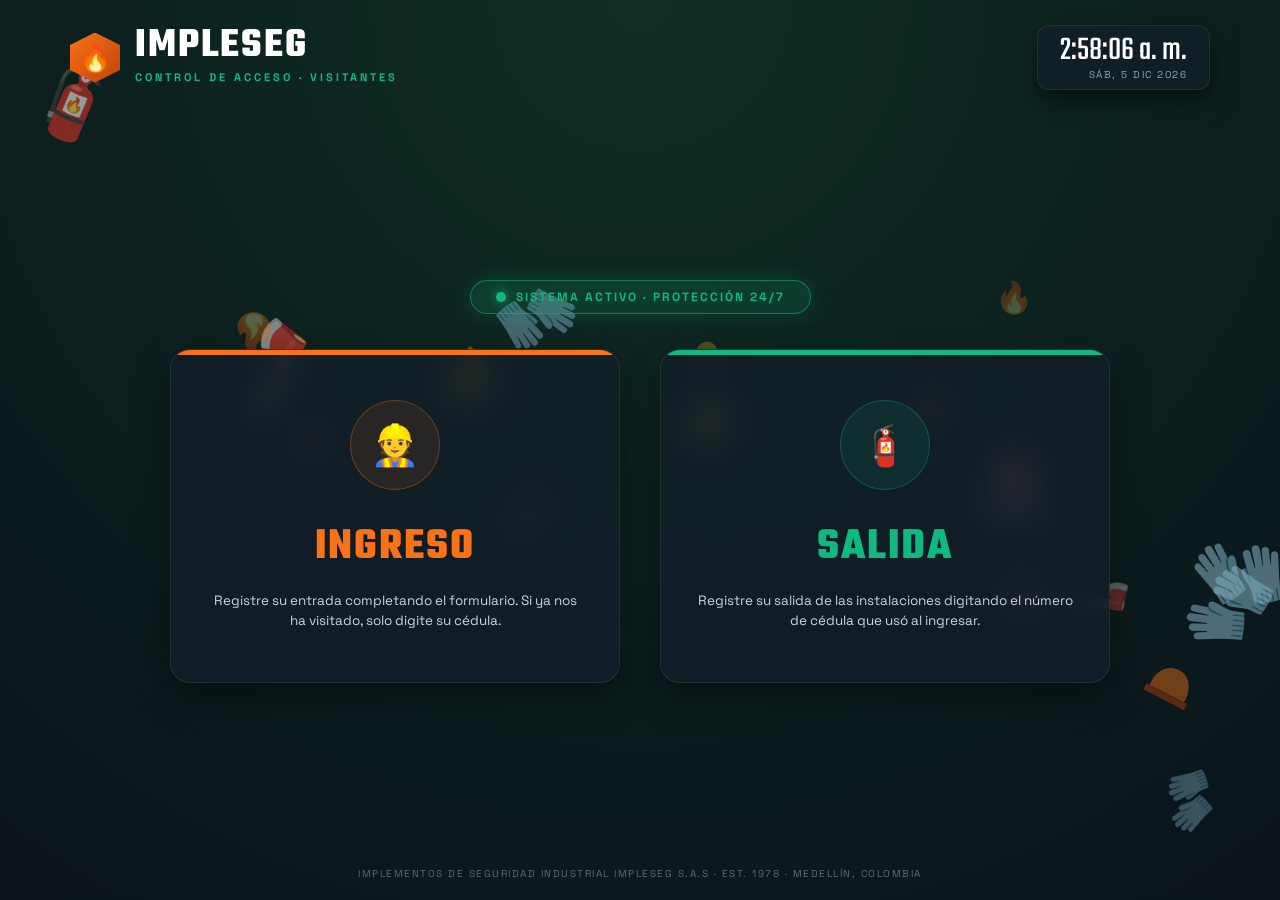
<file: app/templates/visitantes.html>
<!DOCTYPE html>
<html lang="es">
<head>
  <meta charset="UTF-8">
  <meta name="viewport" content="width=device-width, initial-scale=1.0">
  <title>IMPLESEG | Control de Visitantes Profesional</title>
  <link href="https://fonts.googleapis.com/css2?family=Teko:wght@600;700&family=Space+Grotesk:wght@400;500;600;700&display=swap" rel="stylesheet">
  <style>
    :root {
      --orange-main: #f97316;
      --orange-dark: #ea580c;
      --green-main: #10b981;
      --green-dark: #059669;
      --bg-dark: #0f1c23;
      --card-bg: rgba(18, 30, 40, 0.85);
      --border-card: rgba(255, 255, 255, 0.08);
    }

    * { box-sizing: border-box; margin: 0; padding: 0; user-select: none; }

    body {
      font-family: 'Space Grotesk', sans-serif;
      background: var(--bg-dark);
      color: #e2e8f0;
      min-height: 100vh;
      display: flex;
      flex-direction: column;
      align-items: center;
      justify-content: space-between;
      overflow-x: hidden;
      position: relative;
    }

    .bg-gradient {
      position: fixed;
      top: 0; left: 0; width: 100%; height: 100%;
      background: radial-gradient(circle at top, #0f2e24 0%, #0a131a 100%);
      z-index: -2;
    }
    
    #canvas-real-3d {
      position: fixed;
      top: 0; left: 0; width: 100vw; height: 100vh;
      z-index: -1;
      pointer-events: none;
    }

    header {
      width: 100%; max-width: 1200px;
      padding: 25px 30px;
      display: flex; justify-content: space-between; align-items: center;
      z-index: 10;
    }
    .brand-container { display: flex; align-items: center; gap: 15px; }
    .brand-logo-icon {
      width: 50px; height: 50px;
      background: linear-gradient(135deg, #f97316, #c2410c);
      clip-path: polygon(50% 0%, 100% 25%, 100% 75%, 50% 100%, 0% 75%, 0% 25%);
      display: flex; align-items: center; justify-content: center;
      font-size: 26px; box-shadow: 0 0 20px rgba(249, 115, 22, 0.4);
    }
    .brand-text h1 { font-family: 'Teko', sans-serif; font-size: 42px; line-height: 0.85; color: #fff; letter-spacing: 2px;}
    .brand-text span { font-size: 11px; letter-spacing: 3px; color: var(--green-main); font-weight: 700; text-transform: uppercase;}
    
    .clock-box {
      background: rgba(18, 30, 40, 0.8);
      border: 1px solid var(--border-card);
      padding: 8px 22px; border-radius: 12px;
      text-align: right; backdrop-filter: blur(12px);
      box-shadow: 0 10px 25px rgba(0,0,0,0.5);
    }
    .clock-time { font-family: 'Teko', sans-serif; font-size: 34px; color: #fff; line-height: 1; }
    .clock-date { font-size: 10px; color: #94a3b8; letter-spacing: 1.5px; text-transform: uppercase; }

    main { width: 100%; max-width: 1100px; z-index: 10; padding: 10px 20px; display: flex; flex-direction: column; align-items: center; }

    .status-pill {
      display: flex; align-items: center; justify-content: center; gap: 10px;
      background: rgba(16, 185, 129, 0.15); border: 1px solid rgba(16, 185, 129, 0.5);
      padding: 8px 25px; border-radius: 30px; font-size: 12px; letter-spacing: 2px;
      color: #10b981; font-weight: 800; margin-bottom: 35px; text-transform: uppercase;
      box-shadow: 0 0 20px rgba(16, 185, 129, 0.2);
    }
    .status-dot { width: 10px; height: 10px; background: #10b981; border-radius: 50%; box-shadow: 0 0 12px #10b981; animation: pulse 1.5s infinite; }
    @keyframes pulse { 0%, 100% { opacity: 1; transform: scale(1); } 50% { opacity: 0.3; transform: scale(0.7); } }

    .kiosk-grid { display: grid; grid-template-columns: 1fr 1fr; gap: 40px; width: 100%; max-width: 940px;}
    .kiosk-card {
      background: var(--card-bg); backdrop-filter: blur(15px);
      border: 1px solid var(--border-card); border-radius: 20px;
      padding: 50px 35px; text-align: center; cursor: pointer;
      transition: transform 0.2s, border-color 0.2s; position: relative; overflow: hidden;
      box-shadow: 0 15px 35px rgba(0,0,0,0.4);
      will-change: transform;
    }
    .kiosk-card::before { content: ''; position: absolute; top: 0; left: 0; width: 100%; height: 5px; }
    .card-ingreso::before { background: var(--orange-main); }
    .card-salida::before { background: var(--green-main); }
    .kiosk-card:hover { transform: translateY(-5px); border-color: rgba(255,255,255,0.3); }
    
    .icon-circle {
      width: 90px; height: 90px; border-radius: 50%; margin: 0 auto 25px;
      display: flex; align-items: center; justify-content: center; font-size: 40px;
    }
    .card-ingreso .icon-circle { background: rgba(249, 115, 22, 0.1); border: 1px solid rgba(249, 115, 22, 0.3); color: var(--orange-main); }
    .card-salida .icon-circle { background: rgba(16, 185, 129, 0.1); border: 1px solid rgba(16, 185, 129, 0.3); color: var(--green-main); }
    .kiosk-card h2 { font-family: 'Teko', sans-serif; font-size: 45px; letter-spacing: 2px; margin-bottom: 12px; }
    .card-ingreso h2 { color: var(--orange-main); }
    .card-salida h2 { color: var(--green-main); }
    .kiosk-card p { font-size: 13.5px; color: #cbd5e1; line-height: 1.5; }

    .form-panel {
      display: none; width: 100%; max-width: 840px;
      background: var(--card-bg); backdrop-filter: blur(25px);
      border: 1px solid var(--border-card); border-radius: 20px;
      padding: 35px; box-shadow: 0 25px 60px rgba(0,0,0,0.6);
      animation: fadeIn 0.2s ease;
    }
    @keyframes fadeIn { from { opacity: 0; transform: translateY(10px); } to { opacity: 1; transform: translateY(0); } }

    .btn-back { background: rgba(255, 255, 255, 0.08); border: 1px solid var(--border-card); color: #cbd5e1; padding: 8px 20px; border-radius: 8px; font-size: 12px; cursor: pointer; margin-bottom: 20px; font-weight: bold; }
    .btn-back:hover { background: rgba(255, 255, 255, 0.2); color: #fff; }
    .form-header-title { font-family: 'Teko', sans-serif; font-size: 38px; letter-spacing: 1.5px; margin-bottom: 20px; display: flex; align-items: center; gap: 10px; }
    
    .grid-fields { display: grid; grid-template-columns: 1fr 1fr; gap: 15px; }
    .field-group { display: flex; flex-direction: column; gap: 5px; }
    .field-group.full { grid-column: span 2; }
    .field-group label { font-size: 11px; font-weight: 700; color: #94a3b8; text-transform: uppercase; letter-spacing: 1px; }
    .field-group input, .field-group select {
      background: rgba(10, 15, 22, 0.9); border: 1px solid rgba(255, 255, 255, 0.25);
      border-radius: 8px; padding: 12px 14px; color: #fff; font-size: 14px; outline: none; transition: 0.2s;
    }
    .field-group input:focus, .field-group select:focus { border-color: var(--orange-main); box-shadow: 0 0 10px rgba(249,115,22,0.3); }
    
    .auto-fill-badge { font-size: 10px; color: var(--green-main); display: none; float: right;}

    .btn-action-submit {
      width: 100%; padding: 15px; border: none; border-radius: 10px;
      font-family: 'Teko', sans-serif; font-size: 26px; letter-spacing: 2px;
      color: #fff; cursor: pointer; margin-top: 20px; transition: transform 0.2s;
    }
    .btn-ingreso { background: linear-gradient(135deg, var(--orange-main), var(--orange-dark)); }
    .btn-salida { background: linear-gradient(135deg, var(--green-main), var(--green-dark)); }
    .btn-action-submit:hover { filter: brightness(1.15); transform: translateY(-2px); }

    .admin-trigger {
      display: none; 
      position: fixed; bottom: 20px; right: 20px; font-size: 13px; font-weight: bold;
      color: #f97316; cursor: pointer; z-index: 100; background: rgba(0,0,0,0.7); padding: 8px 15px; border-radius: 8px; border: 1px solid #ea580c;
    }
    .admin-trigger:hover { background: #f97316; color: #fff; }
    
    .admin-panel {
      display: none; position: fixed; top: 0; left: 0; width: 100vw; height: 100vh;
      background: rgba(6, 9, 17, 0.98); z-index: 200; padding: 40px; overflow-y: auto;
    }
    
    .dashboard-stats { display: flex; gap: 20px; margin-bottom: 20px; }
    .stat-box { background: #1e293b; border: 1px solid #334155; padding: 20px; border-radius: 12px; flex: 1; text-align: center; }
    .stat-box h3 { color: #94a3b8; font-size: 12px; text-transform: uppercase; margin-bottom: 10px;}
    .stat-box h2 { color: #fff; font-size: 36px; font-family: 'Teko', sans-serif; }

    .admin-table { width: 100%; border-collapse: collapse; background: #121e28; border-radius: 10px; overflow: hidden; margin-top: 10px;}
    .admin-table th, .admin-table td { padding: 12px; text-align: left; border-bottom: 1px solid #1f2937; font-size: 13px; color: #e2e8f0; white-space: nowrap;}
    .admin-table th { background: #1e293b; color: #94a3b8; font-size: 11px; font-weight:bold;}
    
    .btn-export { background: #10b981; color: #fff; border: none; padding: 8px 15px; border-radius: 6px; cursor: pointer; font-weight: bold; }
    .btn-import { background: #3b82f6; color: #fff; border: none; padding: 8px 15px; border-radius: 6px; cursor: pointer; font-weight: bold; }
    .btn-delete-all { background: #b91c1c; color: #fff; border: none; padding: 8px 15px; border-radius: 6px; cursor: pointer; font-weight: bold; }
    .btn-delete-all:hover { background: #991b1b; }
    .btn-close-admin { background: #ef4444; color: #fff; border: none; padding: 10px 20px; border-radius: 6px; cursor: pointer; font-weight: bold;}

    footer { width: 100%; max-width: 1000px; padding: 20px; text-align: center; z-index: 10; opacity: 0.6; }
    .footer-credits { font-size: 10px; color: #94a3b8; letter-spacing: 1.5px; }
  </style>
</head>
<body>

  <div class="bg-gradient"></div>
  <canvas id="canvas-real-3d"></canvas>

  <header>
    <div class="brand-container">
      <div class="brand-logo-icon" style="cursor:pointer;" onclick="window.location.href='/'">🔥</div>
      <div class="brand-text">
        <h1>IMPLESEG</h1>
        <span>CONTROL DE ACCESO · VISITANTES</span>
      </div>
    </div>
    <div class="clock-box">
      <div class="clock-time" id="clock-time">00:00:00</div>
      <div class="clock-date" id="clock-date">Cargando fecha...</div>
    </div>
  </header>

  <main>
    <div class="status-pill">
      <div class="status-dot"></div> SISTEMA ACTIVO · PROTECCIÓN 24/7
    </div>

    <div class="kiosk-grid" id="kiosk-menu">
      <div class="kiosk-card card-ingreso" onclick="mostrarFormulario('ingreso')">
        <div class="icon-circle">👷</div>
        <h2>INGRESO</h2>
        <p>Registre su entrada completando el formulario. Si ya nos ha visitado, solo digite su cédula.</p>
      </div>
      <div class="kiosk-card card-salida" onclick="mostrarFormulario('salida')">
        <div class="icon-circle">🧯</div>
        <h2>SALIDA</h2>
        <p>Registre su salida de las instalaciones digitando el número de cédula que usó al ingresar.</p>
      </div>
    </div>

    <div class="form-panel" id="panel-ingreso">
      <button class="btn-back" onclick="volverMenu()">← VOLVER AL MENÚ</button>
      <div class="form-header-title" style="color: var(--orange-main);">👷 REGISTRO DE INGRESO</div>

      <form id="form-ingreso-data">
        <div class="grid-fields">
          <div class="field-group">
            <label>cedula * <span id="badge-auto" class="auto-fill-badge">✓ Datos recuperados</span></label>
            <input type="text" id="in-cedula" placeholder="Ej. 1023456789" required autocomplete="off">
          </div>
          <div class="field-group">
            <label>Nombre *</label>
            <input type="text" id="in-nombre" placeholder="Ej. Juan Pérez García" required>
          </div>
          <div class="field-group">
            <label>Empresa *</label>
            <input type="text" id="in-empresa" placeholder="Nombre de su empresa" required>
          </div>
          <div class="field-group">
            <label>Correo</label>
            <input type="email" id="in-correo" placeholder="correo@empresa.com">
          </div>
          <div class="field-group">
            <label>area *</label>
            <input type="text" id="in-area" placeholder="Ej. Sistemas / IT" required>
          </div>
          <div class="field-group">
            <label>Motivo *</label>
            <input type="text" id="in-motivo" placeholder="Ej. Reunión de Trabajo" required>
          </div>
          <div class="field-group">
            <label>arl *</label>
            <input type="text" id="in-arl" placeholder="Ej. SURA" required>
          </div>
          <div class="field-group">
            <label>contacto *</label>
            <input type="text" id="in-contacto" placeholder="Ej. 3001234567" required>
          </div>
          <div class="field-group full">
            <label>Nombre Persona que recibe *</label>
            <input type="text" id="in-recibe" placeholder="Nombre completo de quien lo atiende" required>
          </div>
        </div>
        <button type="submit" class="btn-action-submit btn-ingreso">REGISTRAR INGRESO →</button>
      </form>
    </div>

    <div class="form-panel" id="panel-salida">
      <button class="btn-back" onclick="volverMenu()">← VOLVER AL MENÚ</button>
      <div class="form-header-title" style="color: var(--green-main);">🧯 REGISTRO DE SALIDA</div>
      <p style="font-size: 13.5px; color: #94a3b8; text-align: center; margin-bottom: 20px;">
        Ingrese su número de cédula para confirmar y registrar su salida.
      </p>
      <form id="form-salida-data">
        <div class="field-group full" style="margin-bottom: 20px;">
          <label style="text-align: center;">cedula</label>
          <input type="text" id="out-cedula" placeholder="Digite su documento..." style="text-align: center; font-size: 24px; font-family: 'Teko', sans-serif; letter-spacing: 3px;" required>
        </div>
        <button type="submit" class="btn-action-submit btn-salida">CONFIRMAR SALIDA →</button>
      </form>
    </div>
  </main>

  <!-- DASHBOARD ADMINISTRADOR -->
  <div id="btn-admin-trigger" class="admin-trigger" onclick="abrirAdmin()">⚙️ Panel Admin / Informes</div>
  
  <div class="admin-panel" id="admin-panel">
    <div style="display: flex; justify-content: space-between; align-items: center; margin-bottom: 30px;">
      <h2 style="color: var(--orange-main); font-family: 'Teko', sans-serif; font-size: 42px;">DASHBOARD DE VISITANTES</h2>
      
      <div style="display: flex; gap: 10px; align-items: center; background: #1e293b; padding: 10px; border-radius: 8px;">
        <input type="file" id="file-csv" accept=".csv" style="color: #fff; font-size: 12px; max-width: 200px;">
        <button class="btn-import" onclick="importarCSV()">⬆️ Subir Histórico</button>
        <button class="btn-export" onclick="exportarCSV()">📥 Descargar Informe</button>
        <button class="btn-delete-all" onclick="vaciarBaseDeDatos()">🗑️ Limpiar BD</button>
        <button class="btn-close-admin" onclick="cerrarAdmin()" style="margin-left: 15px;">Cerrar X</button>
      </div>
    </div>
    
    <div class="dashboard-stats">
      <div class="stat-box"><h3>Visitantes Adentro</h3><h2 id="kpi-adentro" style="color: #10b981;">0</h2></div>
      <div class="stat-box"><h3>Total Visitas Hoy</h3><h2 id="kpi-hoy">0</h2></div>
      <div class="stat-box"><h3>Total Histórico</h3><h2 id="kpi-historico">0</h2></div>
    </div>

    <div style="max-height: 500px; overflow-x: auto; overflow-y: auto; border-radius: 10px;">
      <table class="admin-table">
        <thead style="position: sticky; top: 0; z-index: 10;">
          <tr>
            <th>Nombre</th>
            <th>cedula</th>
            <th>Empresa</th>
            <th>Correo</th>
            <th>area</th>
            <th>Motivo</th>
            <th>Nombre Persona que recibe</th>
            <th>arl</th>
            <th>contacto</th>
            <th>Hora de entrada</th>
            <th>Hora de salida</th>
          </tr>
        </thead>
        <tbody id="tb-admin-visitantes">
          <tr><td colspan="11">Cargando base de datos...</td></tr>
        </tbody>
      </table>
    </div>
  </div>

  <footer>
    <div class="footer-credits">IMPLEMENTOS DE SEGURIDAD INDUSTRIAL IMPLESEG S.A.S · EST. 1978 · MEDELLÍN, COLOMBIA</div>
  </footer>

  <script>
    // ==========================================
    // SEGURIDAD: MOSTRAR BOTÓN SÓLO AL ADMIN
    // ==========================================
    document.addEventListener("DOMContentLoaded", () => {
      if(document.cookie.includes('rol_erp=administrador')) {
        document.getElementById('btn-admin-trigger').style.display = 'block';
      }
    });

    // RELOJ
    function updateClock() {
      const now = new Date();
      document.getElementById('clock-time').textContent = now.toLocaleTimeString('es-CO');
      const options = { weekday: 'short', day: 'numeric', month: 'short', year: 'numeric' };
      document.getElementById('clock-date').textContent = now.toLocaleDateString('es-CO', options).toUpperCase();
    }
    setInterval(updateClock, 1000); updateClock();

    function mostrarFormulario(tipo) {
      document.getElementById('kiosk-menu').style.display = 'none';
      if(tipo === 'ingreso') {
        document.getElementById('panel-ingreso').style.display = 'block';
        document.getElementById('in-cedula').focus();
      } else {
        document.getElementById('panel-salida').style.display = 'block';
        document.getElementById('out-cedula').focus();
      }
    }

    function volverMenu() {
      document.getElementById('panel-ingreso').style.display = 'none';
      document.getElementById('panel-salida').style.display = 'none';
      document.getElementById('kiosk-menu').style.display = 'grid';
      document.getElementById('badge-auto').style.display = 'none';
    }

    document.getElementById('in-cedula').addEventListener('blur', async (e) => {
      const ced = e.target.value.trim();
      if(ced.length >= 5) {
        try {
          const res = await fetch('/api/visitantes/buscar/' + ced);
          if(res.ok) {
            const data = await res.json();
            document.getElementById('in-nombre').value = data.nombre || '';
            document.getElementById('in-empresa').value = data.empresa || '';
            document.getElementById('in-correo').value = data.correo || '';
            document.getElementById('in-arl').value = data.arl || '';
            document.getElementById('in-contacto').value = data.contacto || '';
            document.getElementById('badge-auto').style.display = 'inline-block';
          }
        } catch(err) {}
      }
    });

    document.getElementById('form-ingreso-data').onsubmit = async (e) => {
      e.preventDefault();
      const payload = {
        nombre: document.getElementById('in-nombre').value,
        cedula: document.getElementById('in-cedula').value,
        empresa: document.getElementById('in-empresa').value,
        correo: document.getElementById('in-correo').value,
        area: document.getElementById('in-area').value,
        motivo: document.getElementById('in-motivo').value,
        arl: document.getElementById('in-arl').value,
        contacto: document.getElementById('in-contacto').value,
        persona_recibe: document.getElementById('in-recibe').value
      };
      const res = await fetch('/api/visitantes', { method: 'POST', headers: { 'Content-Type': 'application/json' }, body: JSON.stringify(payload) });
      if(res.ok) {
        alert('✅ Ingreso registrado exitosamente.');
        document.getElementById('form-ingreso-data').reset();
        volverMenu();
      }
    };

    document.getElementById('form-salida-data').onsubmit = async (e) => {
      e.preventDefault();
      const cedula = document.getElementById('out-cedula').value;
      const res = await fetch(`/api/visitantes/salida-cedula/${cedula}`, { method: 'PUT' });
      const data = await res.json();
      if(res.ok && data.status === 'ok') {
        alert('✅ Salida registrada exitosamente.');
        document.getElementById('form-salida-data').reset();
        volverMenu();
      } else {
        alert('⚠️ No se encontró ningún ingreso activo para esa cédula.');
      }
    };

    let globalData = [];
    async function abrirAdmin() { 
      document.getElementById('admin-panel').style.display = 'block'; 
      cargarAdmin(); 
    }
    function cerrarAdmin() { document.getElementById('admin-panel').style.display = 'none'; }
    
    async function cargarAdmin() {
      const res = await fetch('/api/visitantes/admin/lista');
      if(!res.ok) {
          alert('🚫 Acceso denegado: Necesitas cuenta de Administrador.');
          return;
      }
      globalData = await res.json();
      const hoy = new Date().toLocaleDateString();
      let adentro = 0, visitasHoy = 0;

      const filas = globalData.map(v => {
        const dEntrada = new Date(v.hora_entrada);
        if(v.estado === 'DENTRO') adentro++;
        if(dEntrada.toLocaleDateString() === hoy) visitasHoy++;

        return `<tr>
          <td>${v.nombre}</td>
          <td><b>${v.cedula}</b></td>
          <td>${v.empresa}</td>
          <td>${v.correo || ''}</td>
          <td>${v.area}</td>
          <td>${v.motivo}</td>
          <td>${v.persona_recibe}</td>
          <td>${v.arl}</td>
          <td>${v.contacto}</td>
          <td>${v.hora_entrada.replace('T', ' ').substring(0, 19)}</td>
          <td>${v.hora_salida ? v.hora_salida.replace('T', ' ').substring(0, 19) : (v.estado === 'DENTRO' ? '<span style="color:#10b981">DENTRO</span>' : '')}</td>
        </tr>`;
      }).join('');

      document.getElementById('tb-admin-visitantes').innerHTML = filas || '<tr><td colspan="11">No hay registros</td></tr>';
      document.getElementById('kpi-adentro').innerText = adentro;
      document.getElementById('kpi-hoy').innerText = visitasHoy;
      document.getElementById('kpi-historico').innerText = globalData.length;
    }

    async function vaciarBaseDeDatos() {
      const confirmacion = prompt("Escribe 'ELIMINAR' para borrar todos los registros:");
      if (confirmacion === "ELIMINAR") {
        const res = await fetch('/api/visitantes/vaciar', { method: 'DELETE' });
        if(res.ok) { alert('✅ Base de datos limpiada.'); cargarAdmin(); }
        else alert('❌ Error. Verifique sus permisos de admin.');
      }
    }

    function exportarCSV() {
      if(!globalData.length) return alert("No hay datos");
      let csv = 'Nombre;cedula;Empresa;Correo;area;Motivo;Nombre Persona que recibe;arl;contacto;Hora de entrada;Hora de salida\n';
      globalData.forEach(r => {
        let row = [ `"${r.nombre}"`, r.cedula, `"${r.empresa}"`, r.correo, `"${r.area}"`, `"${r.motivo}"`, `"${r.persona_recibe}"`, r.arl, r.contacto, r.hora_entrada.substring(0, 19), r.hora_salida ? r.hora_salida.substring(0, 19) : '' ];
        csv += row.join(';') + '\n';
      });
      const blob = new Blob(["\ufeff"+csv], { type: 'text/csv;charset=utf-8;' });
      const link = document.createElement("a");
      link.href = URL.createObjectURL(blob);
      link.setAttribute("download", "Historial_Visitantes.csv");
      document.body.appendChild(link); link.click(); document.body.removeChild(link);
    }

    function limpiarFecha(fStr) {
      if (!fStr) return "";
      fStr = fStr.replace(/"/g, '').trim();
      const match = fStr.match(/(\d{1,2})\/(\d{1,2})\/(\d{4})\s+(\d{1,2}:\d{2}(:\d{2})?)/);
      if (match) return `${match[3]}-${match[2].padStart(2, '0')}-${match[1].padStart(2, '0')} ${match[4]}`;
      return fStr; 
    }

    function importarCSV() {
      const file = document.getElementById('file-csv').files[0];
      if(!file) return alert('Selecciona un archivo CSV.');
      const reader = new FileReader();
      reader.onload = async function(e) {
        const text = e.target.result;
        const sep = text.indexOf(';') > -1 ? ';' : ',';
        const rows = text.split('\n');
        if(rows.length < 2) return alert("Archivo vacío");
        
        const h = rows[0].replace(/\r/g, '').split(sep).map(x => x.trim().toLowerCase());
        const iNom=h.findIndex(x=>x.includes("nombre") && !x.includes("recibe")), iCed=h.findIndex(x=>x.includes("cedula")||x.includes("cédula")), iEmp=h.findIndex(x=>x.includes("empresa")), iCor=h.findIndex(x=>x.includes("correo")), iAre=h.findIndex(x=>x.includes("area")||x.includes("área")), iMot=h.findIndex(x=>x.includes("motivo")), iRec=h.findIndex(x=>x.includes("recibe")), iArl=h.findIndex(x=>x.includes("arl")), iCon=h.findIndex(x=>x.includes("contacto")), iHIn=h.findIndex(x=>x.includes("entrada")), iHOut=h.findIndex(x=>x.includes("salida"));

        const data = [];
        for(let i=1; i<rows.length; i++) {
          const rStr = rows[i].replace(/\r/g, '').trim();
          if(rStr==='') continue;
          const c = rStr.split(sep);
          data.push({
            nombre: c[iNom]?c[iNom].replace(/"/g,'').trim():"SIN NOMBRE",
            cedula: c[iCed]?c[iCed].replace(/"/g,'').trim():"0",
            empresa: iEmp>-1&&c[iEmp]?c[iEmp].replace(/"/g,'').trim():"-",
            correo: iCor>-1&&c[iCor]?c[iCor].replace(/"/g,'').trim():"",
            area: iAre>-1&&c[iAre]?c[iAre].replace(/"/g,'').trim():"-",
            motivo: iMot>-1&&c[iMot]?c[iMot].replace(/"/g,'').trim():"-",
            persona_recibe: iRec>-1&&c[iRec]?c[iRec].replace(/"/g,'').trim():"-",
            arl: iArl>-1&&c[iArl]?c[iArl].replace(/"/g,'').trim():"NO APLICA",
            contacto: iCon>-1&&c[iCon]?c[iCon].replace(/"/g,'').trim():"0",
            hora_entrada: iHIn>-1?limpiarFecha(c[iHIn]):"",
            hora_salida: iHOut>-1?limpiarFecha(c[iHOut]):""
          });
        }
        
        const res = await fetch('/api/visitantes/importar', { method: 'POST', headers: {'Content-Type': 'application/json'}, body: JSON.stringify(data) });
        if(res.ok) { alert('✅ Subido.'); document.getElementById('file-csv').value=""; cargarAdmin(); }
        else { const err = await res.json(); alert('❌ Error: ' + err.detail); }
      };
      reader.readAsText(file);
    }

    // =========================================================================
    // ANIMACIÓN OPTIMIZADA A 60 FPS ULTRA FLUIDA (RENDIMIENTO MÁXIMO)
    // =========================================================================
    const canvasObj = document.getElementById('canvas-real-3d');
    const ctx = canvasObj.getContext('2d', { alpha: true });
    let W, H;

    function resizeCanvas() { W = canvasObj.width = window.innerWidth; H = canvasObj.height = window.innerHeight; }
    window.addEventListener('resize', resizeCanvas); resizeCanvas();

    const svgCascoAmarillo = new Image(); 
    svgCascoAmarillo.src = "data:image/svg+xml;charset=utf-8,%3Csvg viewBox='0 0 64 64' xmlns='http://www.w3.org/2000/svg'%3E%3Cpath fill='%23facc15' d='M32 10 c-14 0-22 12-22 24 v6 h44 v-6 c0-12-8-24-22-24z'/%3E%3Cpath fill='%23ca8a04' d='M6 40 h52 v8 H6z'/%3E%3C/svg%3E";
    const svgCascoNaranja = new Image(); 
    svgCascoNaranja.src = "data:image/svg+xml;charset=utf-8,%3Csvg viewBox='0 0 64 64' xmlns='http://www.w3.org/2000/svg'%3E%3Cpath fill='%23f97316' d='M32 10 c-14 0-22 12-22 24 v6 h44 v-6 c0-12-8-24-22-24z'/%3E%3Cpath fill='%23c2410c' d='M6 40 h52 v8 H6z'/%3E%3C/svg%3E";

    const securityItems = ['🧯', svgCascoAmarillo, svgCascoNaranja, '🪓', '🚨', '🧤', '🔥'];
    const floaters = [];

    // Cantidad equilibrada de partículas para máximo rendimiento visual
    for (let i = 0; i < 18; i++) {
      const zDepth = Math.random(); 
      floaters.push({
        item: securityItems[Math.floor(Math.random() * securityItems.length)],
        x: Math.random() * window.innerWidth,
        y: Math.random() * window.innerHeight,
        size: 30 + (zDepth * 50),
        vx: (Math.random() - 0.5) * 1.5, 
        vy: (Math.random() - 0.5) * 1.5, 
        rot: Math.random() * Math.PI * 2,
        vRot: (Math.random() - 0.5) * 0.02, 
        opacity: 0.25 + (zDepth * 0.35)
      });
    }

    function renderCanvas() {
      ctx.clearRect(0, 0, W, H);
      
      for (let i = 0; i < floaters.length; i++) {
        const f = floaters[i];
        f.x += f.vx; 
        f.y += f.vy; 
        f.rot += f.vRot;

        if (f.y + f.size < -80) f.y = H + 80;
        if (f.y - f.size > H + 80) f.y = -80;
        if (f.x > W + 80) f.x = -80;
        if (f.x < -80) f.x = W + 80;

        ctx.save();
        ctx.translate(f.x, f.y);
        ctx.rotate(f.rot);
        ctx.globalAlpha = f.opacity;
        
        if(typeof f.item === 'string') {
          ctx.font = `${f.size}px Arial`;
          ctx.textAlign = 'center'; 
          ctx.textBaseline = 'middle';
          ctx.fillText(f.item, 0, 0);
        } else {
          ctx.drawImage(f.item, -f.size/2, -f.size/2, f.size, f.size);
        }
        ctx.restore();
      }
      requestAnimationFrame(renderCanvas);
    }
    renderCanvas();
  </script>
</body>
</html>
</file>
